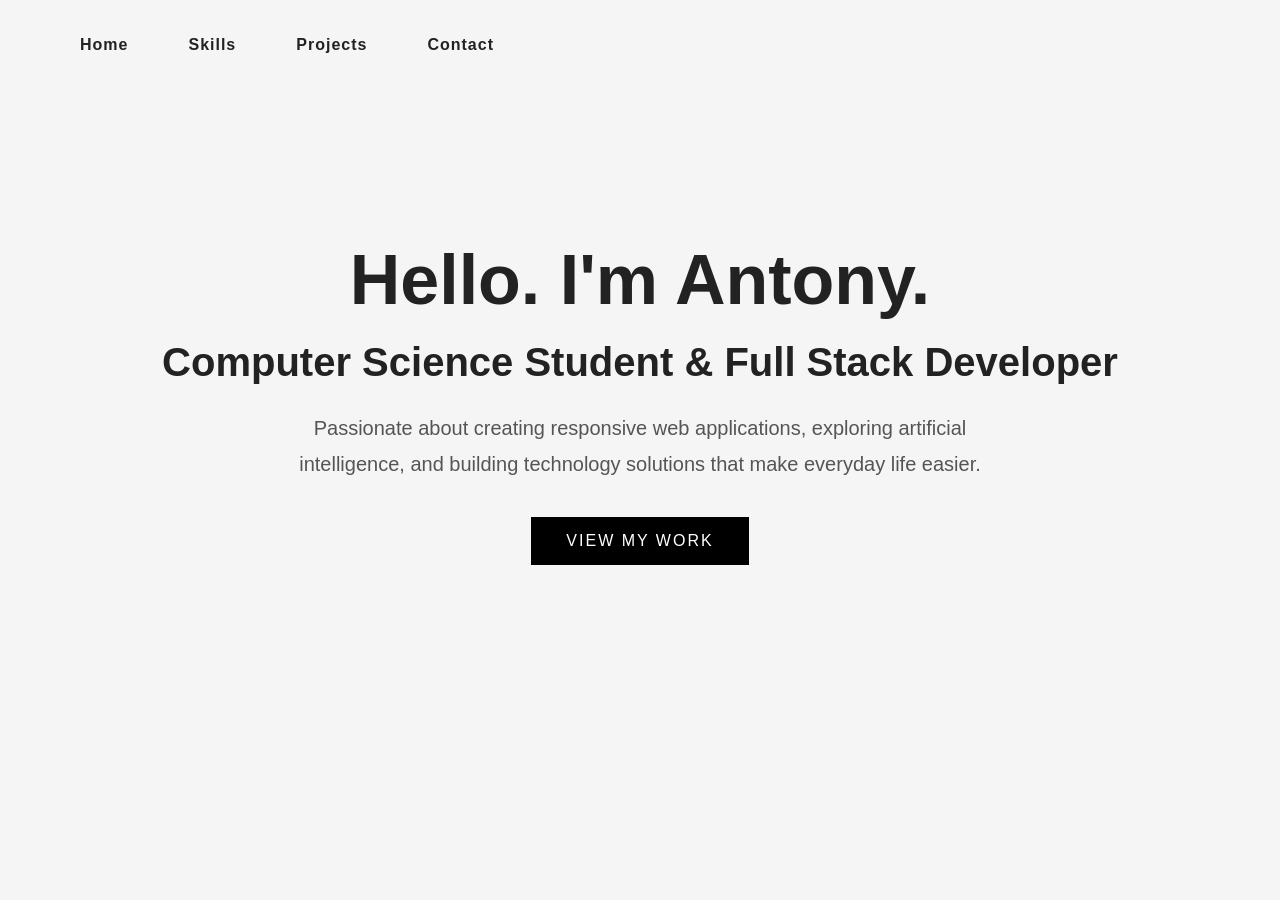
<file: index.html>
<!DOCTYPE html>
<html lang="en">
<head>
    <meta charset="UTF-8">
    <meta name="viewport" content="width=device-width, initial-scale=1.0">
    <title>Antony</title>
    <link rel="stylesheet" href="style.css">
</head>
<body>

<nav>
    <ul>
        <li><a href="index.html" class="active">Home</a></li>
        <li><a href="skills.html">Skills</a></li>
        <li><a href="projects.html">Projects</a></li>
        <li><a href="contact.html">Contact</a></li>
    </ul>
</nav>

<section class="hero">

    <h1>Hello. I'm Antony.</h1>

    <h2>Computer Science Student & Full Stack Developer</h2>

    <p>
        Passionate about creating responsive web applications,
        exploring artificial intelligence, and building
        technology solutions that make everyday life easier.
    </p>

    <a href="projects.html" class="btn">
        VIEW MY WORK
    </a>

</section>

</body>
</html>
</file>
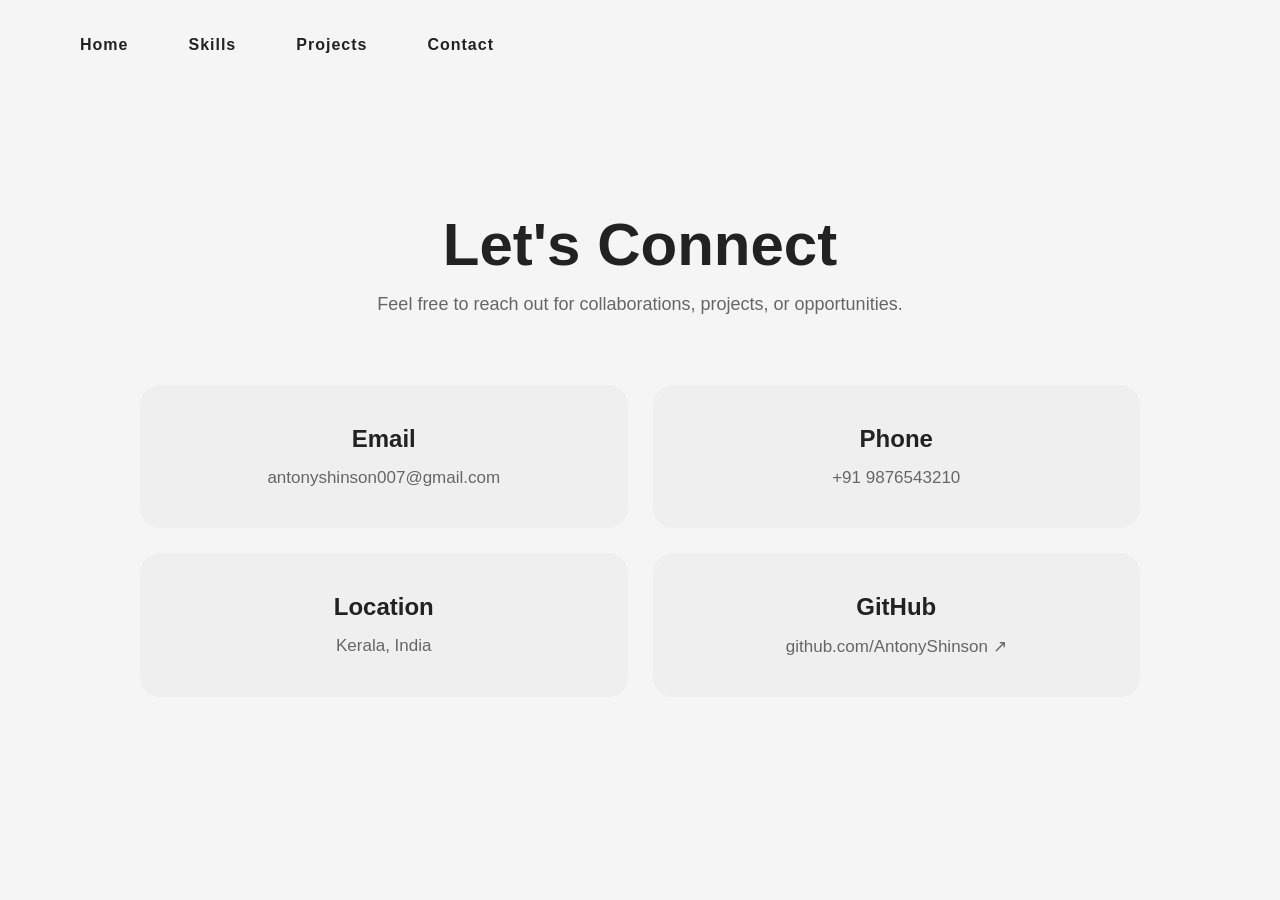
<file: contact.html>
<!DOCTYPE html>
<html>

<head>
    <title>Contact</title>
    <link rel="stylesheet" href="style.css">
</head>

<body>

    <nav>
        <ul>
            <li><a href="index.html">Home</a></li>
            <li><a href="skills.html">Skills</a></li>
            <li><a href="projects.html">Projects</a></li>
            <li><a href="contact.html">Contact</a></li>
        </ul>
    </nav>

    <section class="contact-section">

        <h1 class="contact-title">Let's Connect</h1>

        <p class="contact-subtitle">
            Feel free to reach out for collaborations, projects, or opportunities.
        </p>

        <div class="contact-grid">

            <div class="contact-card">
                <h3>Email</h3>
                <p>antonyshinson007@gmail.com</p>
            </div>

            <div class="contact-card">
                <h3>Phone</h3>
                <p>+91 9876543210</p>
            </div>

            <div class="contact-card">
                <h3>Location</h3>
                <p>Kerala, India</p>
            </div>

            <a href="https://github.com/AntonyShinson" target="_blank" class="github-link">

                <div class="contact-card">
                    <h3>GitHub</h3>
                    <p>github.com/AntonyShinson ↗</p>
                </div>

            </a>

        </div>

    </section>

</body>

</html>
</file>
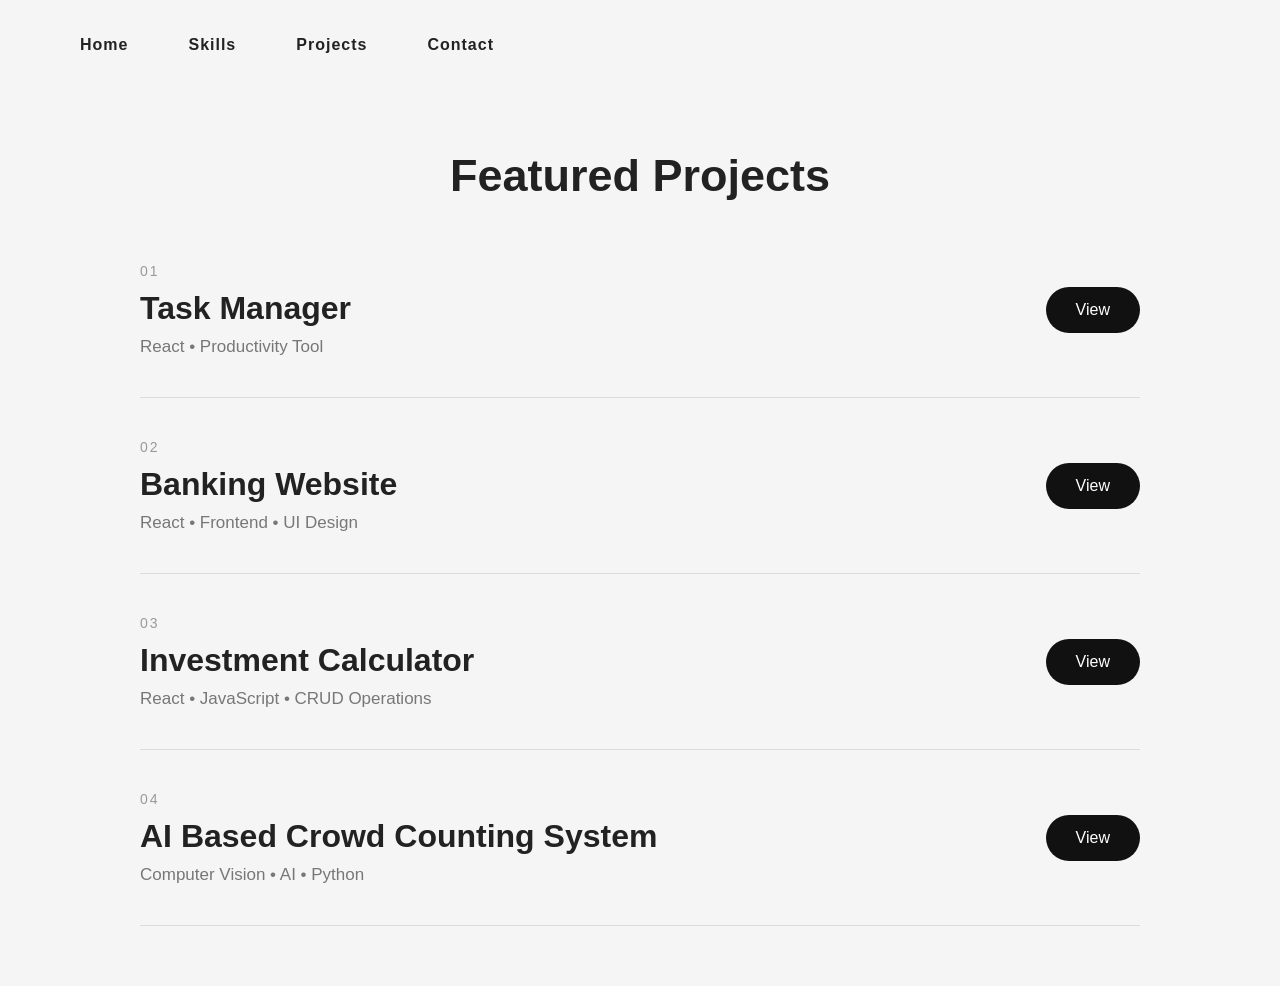
<file: projects.html>
<!DOCTYPE html>
<html>
<head>
    <title>Projects</title>
    <link rel="stylesheet" href="style.css">
</head>
<body>

<nav>
    <ul>
        <li><a href="index.html">Home</a></li>
        <li><a href="skills.html">Skills</a></li>
        <li><a href="projects.html">Projects</a></li>
        <li><a href="contact.html">Contact</a></li>
    </ul>
</nav>

<section class="projects">

    <h1 class="project-heading">Featured Projects</h1>

    <div class="project">
        <div>
            <span class="number">01</span>
            <h2>Task Manager</h2>
            <p>React • Productivity Tool</p>
        </div>

        <a href="https://antonyshinson.github.io/Task-Manager/" class="view-btn">View</a>
    </div>

    <div class="project">
        <div>
            <span class="number">02</span>
            <h2>Banking Website</h2>
            <p>React • Frontend • UI Design</p>
        </div>

        <a href="https://antonyshinson.github.io/Banking-Website/" class="view-btn">View</a>
    </div>

    <div class="project">
        <div>
            <span class="number">03</span>
            <h2>Investment Calculator</h2>
            <p>React • JavaScript • CRUD Operations</p>
        </div>

        <a href="https://antonyshinson.github.io/React-Investment-Calculator/" class="view-btn">View</a>
    </div>

     <div class="project">
        <div>
            <span class="number">04</span>
            <h2>AI Based Crowd Counting System</h2>
            <p>Computer Vision • AI • Python</p>
        </div>

        <a href="https://github.com/AntonyShinson/AI-Based-Crowd-Counting-System" class="view-btn">View</a>
    </div>


</section>

</body>
</html>
</file>
<file: style.css>
*{
    margin:0;
    padding:0;
    box-sizing:border-box;
    font-family:Verdana,sans-serif;
}

body{
    background:#f5f5f5;
    font-family:Arial, sans-serif;
    color:#222;
}

.hero{
    text-align:center;
    margin-top:150px;
}

.hero h1{
    font-size:70px;
    font-weight:bold;
    margin-bottom:20px;
}

.hero h2{
    font-size:40px;
    margin-bottom:25px;
}

.hero p{
    font-size:20px;
    width:700px;
    margin:auto;
    line-height:1.8;
    color:#555;
}

.btn{
    display:inline-block;
    margin-top:35px;
    background:black;
    color:white;
    padding:15px 35px;
    text-decoration:none;
    letter-spacing:2px;
}


nav{
    width:100%;
    height:90px;
    display:flex;
    justify-content:space-between;
    align-items:center;
    padding:0 80px;
    background:#f5f5f5;
}

.logo{
    width:55px;
    height:55px;
    border:2px solid #222;
    border-radius:15px;
    display:flex;
    justify-content:center;
    align-items:center;
    font-size:24px;
    font-weight:bold;
    color:#222;
}

nav ul{
    list-style:none;
    display:flex;
    gap:60px;
}

nav ul li a{
    text-decoration:none;
    color:#222;
    font-size:16px;
    font-weight:600;
    letter-spacing:1px;
    transition:0.3s;
}

nav ul li a:hover{
    color:#00d084;
}




.section{
    background:white;
    margin-top:25px;
    padding:35px;
    border-radius:12px;
    box-shadow:0 2px 10px rgba(0,0,0,0.08);
}

.section h2{
    font-size:30px;
    color:#1b263b;
    margin-bottom:20px;
}

.section p{
    font-size:16px;
    line-height:1.8;
}

.skills-title{
    text-align:center;
    font-size:42px;
    margin-top:120px;
    margin-bottom:60px;
    color:#222;
}

.skills-container{
    display:flex;
    justify-content:center;
    flex-wrap:wrap;
    gap:25px;
    max-width:900px;
    margin:auto;
}

.skill-box{
    background:#1b263b;
    color:white;
    padding:15px 30px;
    border-radius:50px;
    font-size:18px;
    font-weight:600;
    letter-spacing:1px;
    transition:0.3s;
    cursor:pointer;
}

.skill-box:hover{
    background:#00d084;
}



.projects{
    width:80%;
    max-width:1000px;
    margin:60px auto;

}

.project-heading{
    font-size:45px;
    margin-bottom:20px;
    text-align:center;
    margin-top:0;
}

.project{
    display:flex;
    justify-content:space-between;
    align-items:center;

    padding:40px 0;
    border-bottom:1px solid #dcdcdc;
}

.number{
    font-size:14px;
    color:#999;
    letter-spacing:2px;
}

.project h2{
    margin-top:10px;
    font-size:32px;
    font-weight:600;
}

.project p{
    margin-top:10px;
    color:#777;
    font-size:17px;
}

.view-btn{
    text-decoration:none;
    color:white;
    background:#111;

    padding:14px 30px;
    border-radius:30px;

    transition:.3s;
}

.view-btn:hover{
    background:#00d084;
}

.contact-section{
    width:80%;
    max-width:1000px;
    margin:120px auto;
    text-align:center;
}

.contact-title{
    font-size:60px;
    margin-bottom:15px;
}

.contact-subtitle{
    font-size:18px;
    color:#666;
    margin-bottom:70px;
}

.contact-grid{
    display:grid;
    grid-template-columns:repeat(2,1fr);
    gap:25px;
}

.contact-card{
    background:#efefef;
    border-radius:20px;
    padding:40px;
    transition:.3s;
}

.contact-card:hover{
    transform:translateY(-5px);
}

.contact-card h3{
    font-size:24px;
    margin-bottom:15px;
}

.contact-card p{
    color:#666;
    font-size:17px;
}

.github-link{
    text-decoration:none;
    color:inherit;
    display:block;
}
</file>
